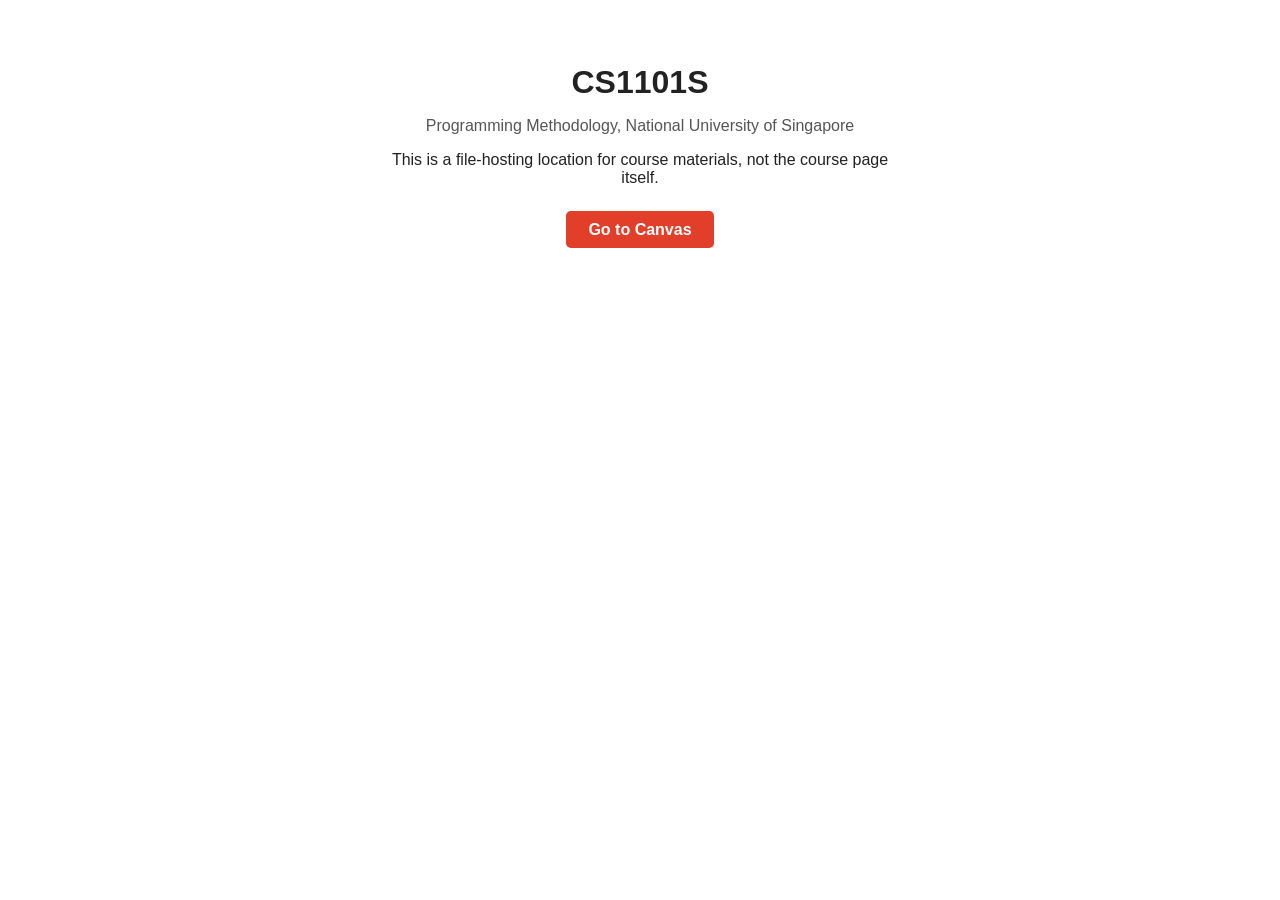
<file: index.html>
<!doctype html>
<html lang="en">
<head>
<meta charset="utf-8">
<meta name="viewport" content="width=device-width, initial-scale=1">
<title>CS1101S</title>
</head>
<body style="font-family:-apple-system,BlinkMacSystemFont,'Segoe UI',Helvetica,Arial,sans-serif;max-width:32rem;margin:4rem auto;padding:0 1.5rem;text-align:center;color:#222222;">
<h1 style="margin-bottom:0.3rem;">CS1101S</h1>
<p style="color:#555555;">Programming Methodology, National University of Singapore</p>
<p>This is a file-hosting location for course materials, not the course page itself.</p>
<p><a href="https://canvas.nus.edu.sg/courses/93670" style="display:inline-block;margin-top:0.5rem;padding:0.6rem 1.4rem;background:#e13f2a;color:#ffffff;text-decoration:none;border-radius:0.3rem;font-weight:bold;white-space:nowrap;">Go to Canvas</a></p>
</body>
</html>
</file>
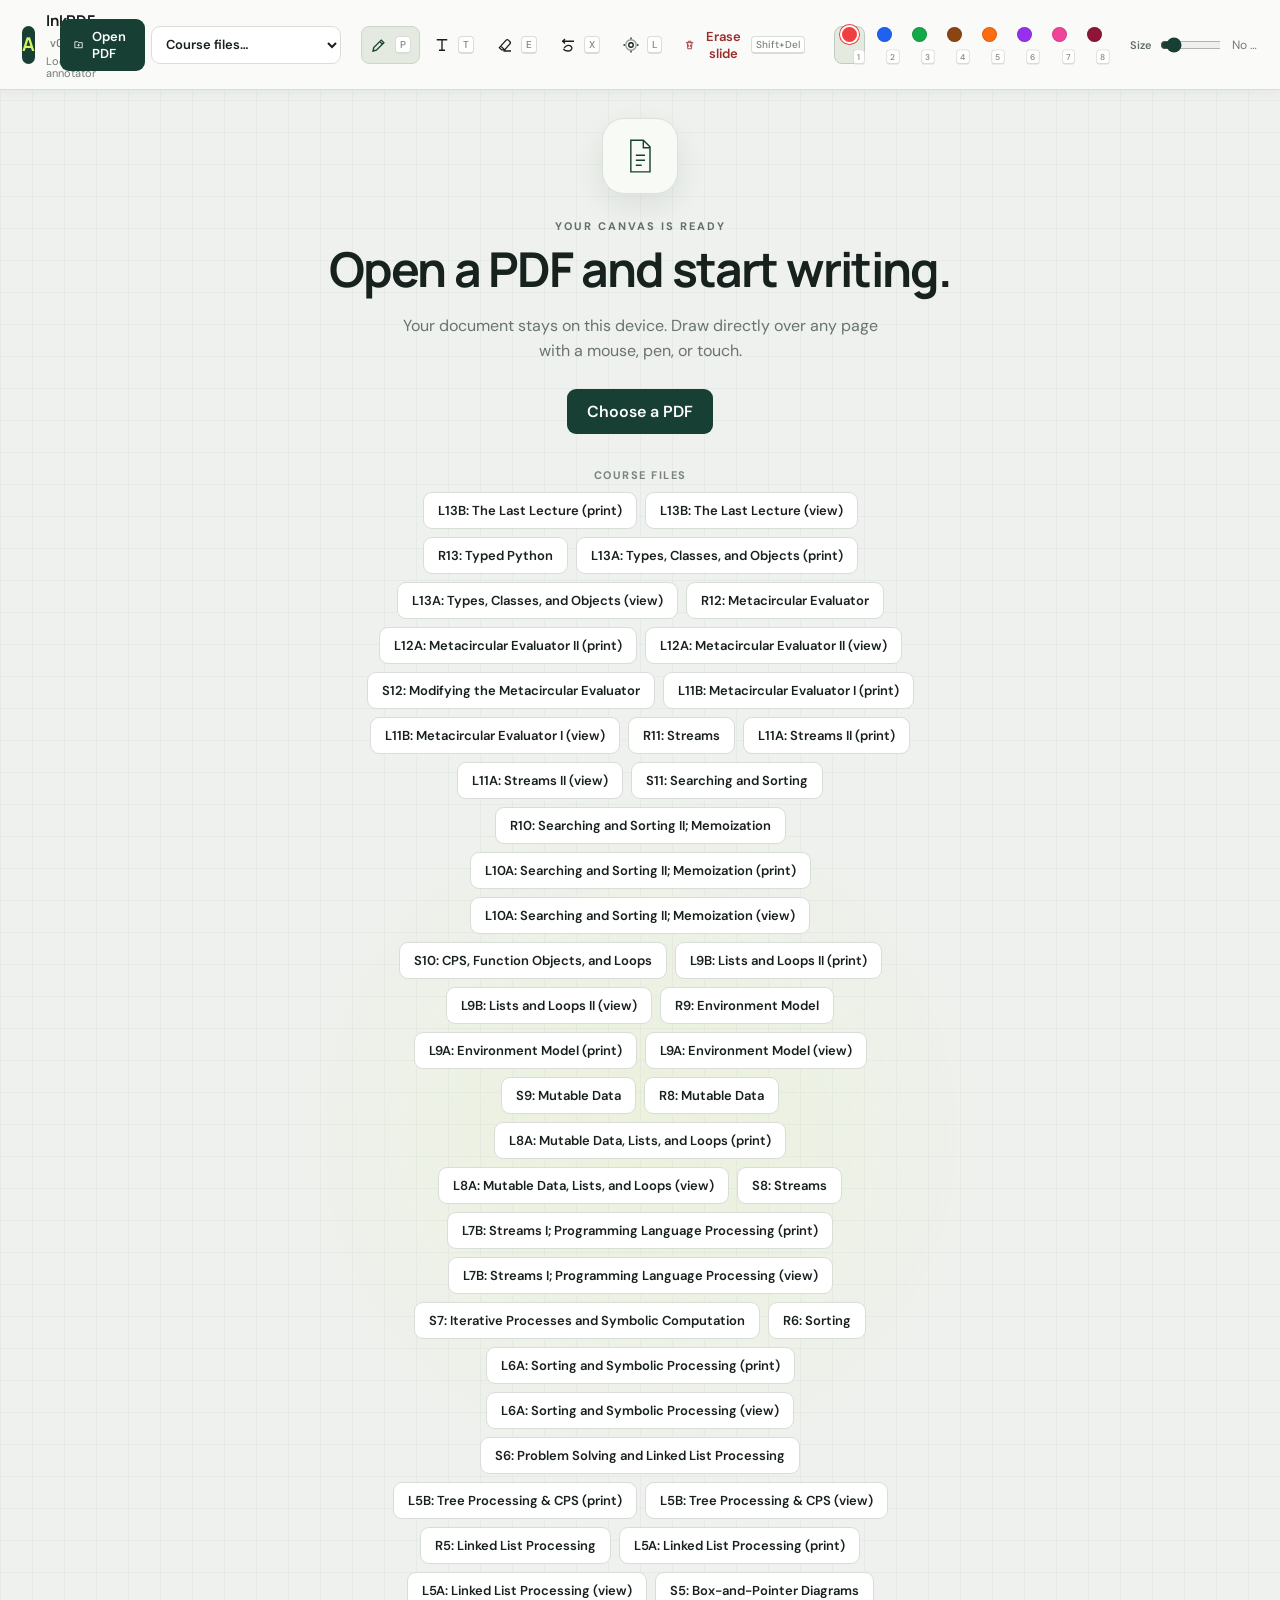
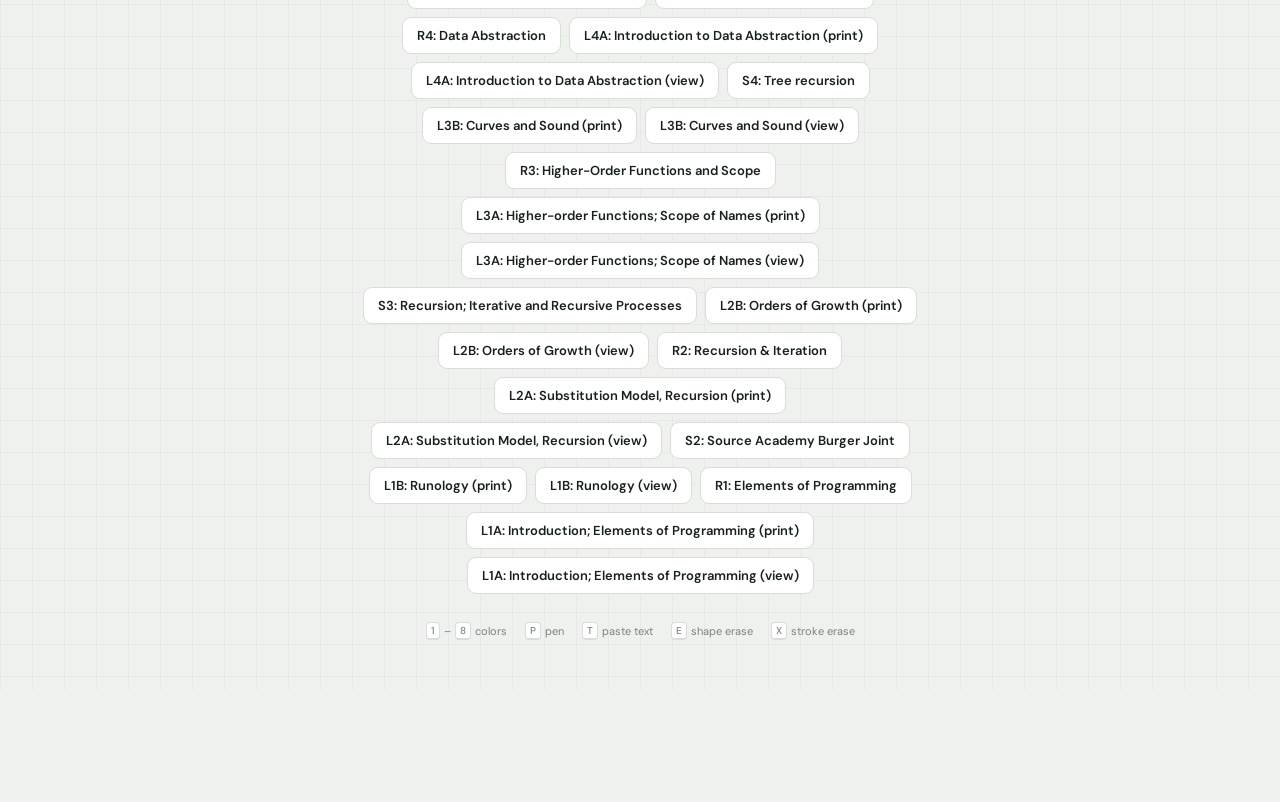
<file: present/index.html>
<!doctype html>
<html lang="en">
  <head>
    <meta charset="UTF-8" />
    <meta name="viewport" content="width=device-width, initial-scale=1.0" />
    <meta name="theme-color" content="#183f34" />
    <title>InkPDF — Local PDF annotator</title>
    <script type="module" crossorigin src="./assets/index-CUQxSQoA.js"></script>
    <link rel="stylesheet" crossorigin href="./assets/index-bCs-BP95.css">
  <meta name="inkpdf-library" content="../pdfs/index.json" />
</head>
  <body>
    <div id="app"></div>
  </body>
</html>
</file>
<file: present/assets/index-bCs-BP95.css>
@import "https://fonts.googleapis.com/css2?family=DM+Sans:wght@400;500;600;700&family=Manrope:wght@600;700&display=swap";:root{color:#18201d;font-synthesis:none;text-rendering:optimizelegibility;background:#eef1ed;font-family:DM Sans,system-ui,sans-serif}*{box-sizing:border-box}body{min-width:320px;min-height:100vh;margin:0}button,label{font:inherit}button{color:inherit}.hidden{display:none!important}.toolbar{z-index:20;-webkit-backdrop-filter:blur(14px);backdrop-filter:blur(14px);background:#fafbf8f5;border-bottom:1px solid #d9ddd7;grid-template-columns:minmax(0,1fr) fit-content(calc(100vw - 120px)) minmax(0,1fr);align-items:center;column-gap:12px;min-height:68px;padding:10px 22px;display:grid;position:fixed;inset:0 0 auto;box-shadow:0 2px 12px #1f2a250d}.brand{align-items:center;gap:11px;min-width:0;display:flex}.brand-mark{color:#d7f366;background:#183f34;border-radius:10px;place-items:center;width:38px;height:38px;font:700 19px/1 Manrope,sans-serif;display:grid}.brand div{line-height:1.1;display:grid}.brand strong{letter-spacing:-.2px;font:700 15px Manrope,sans-serif}.brand span:last-child{color:#737c77;margin-top:3px;font-size:11px}.version-badge{letter-spacing:0;color:#737c77;vertical-align:middle;margin-left:4px;font:600 10px/1 Manrope,sans-serif}.toolbar-actions{scrollbar-width:none;justify-content:safe center;align-items:center;gap:6px;min-width:0;display:flex;overflow-x:auto}.toolbar-actions::-webkit-scrollbar{display:none}#file-input{opacity:0;pointer-events:none;width:1px;height:1px;position:absolute}.open-button,.primary-button{cursor:pointer;color:#fff;background:#183f34;border-radius:9px;align-items:center;gap:8px;font-weight:600;display:inline-flex}.open-button{padding:9px 13px;font-size:13px}.open-button:hover,.primary-button:hover{background:#245749}.open-button svg{fill:none;stroke:currentColor;stroke-width:1.8px;width:17px;height:17px}.library-select{color:#18201d;height:38px;font:inherit;cursor:pointer;background:#fff;border:1px solid #d9ddd7;border-radius:9px;max-width:190px;padding:0 10px;font-size:13px;font-weight:600}.library-select:hover{border-color:#b7c2bb}.divider{background:#d9ddd7;width:1px;height:28px;margin:0 4px}.tool-group,.color-group{align-items:center;gap:4px;display:flex}.tool,.color{cursor:pointer;background:0 0;border:1px solid #0000;border-radius:8px;height:38px;transition:all .15s}.tool{align-items:center;gap:7px;padding:0 10px;font-size:13px;font-weight:600;display:flex}.tool-group .tool{padding-inline:8px}.tool svg{fill:none;stroke:currentColor;stroke-width:1.8px;width:18px;height:18px}.tool:hover,.color:hover{background:#edf0ec}.tool.active{color:#183f34;background:#e4eadf;border-color:#ccd6c9}.danger-tool{color:#9b2c2c}.danger-tool:hover{color:#7f1d1d;background:#feecec;border-color:#f5caca}kbd{color:#7d8580;background:#fff;border:1px solid #d9ddd7;border-bottom-width:2px;border-radius:4px;padding:1px 4px;font:500 10px DM Sans,sans-serif}.color{flex:0 0 31px;width:31px;padding:0;position:relative}.color input{opacity:0;cursor:pointer;width:100%;height:100%;position:absolute;inset:0}.color span{background:var(--swatch);border-radius:50%;width:15px;height:15px;margin:0 auto;display:block;box-shadow:inset 0 0 0 1px #0000001f}.color kbd{position:absolute;bottom:-3px;right:-2px;transform:scale(.84)}.color.active{background:#e4eadf;border-color:#bfcbbd}.color.active span{box-shadow:0 0 0 3px var(--swatch);outline:2px solid #fff}.thickness-control{color:#626d67;white-space:nowrap;align-items:center;gap:6px;font-size:11px;font-weight:600;display:flex}.thickness-control input{accent-color:#183f34;cursor:pointer;width:72px}.thickness-control output{text-align:center;color:#183f34;background:#edf0ec;border-radius:5px;min-width:24px;padding:2px 5px}.presenter-toggle{color:#4e5953;white-space:nowrap;cursor:pointer;align-items:center;gap:6px;padding:0 4px;font-size:12px;font-weight:600;display:inline-flex}.presenter-toggle input{accent-color:#183f34;cursor:pointer;width:16px;height:16px}.file-status{color:#737c77;text-align:right;text-overflow:ellipsis;white-space:nowrap;min-width:0;font-size:12px;overflow:hidden}#viewer{min-height:100vh;padding-top:68px}.empty-state{text-align:center;background:radial-gradient(circle at 50% 48%,#d7f36621,#0000 26%),linear-gradient(#183f3409 1px,#0000 1px) 0 0/32px 32px,linear-gradient(90deg,#183f3409 1px,#0000 1px) 0 0/32px 32px;flex-direction:column;justify-content:center;align-items:center;min-height:calc(100vh - 68px);padding:50px 24px;display:flex}.empty-icon{background:#f8faf5;border:1px solid #dce2d9;border-radius:22px;place-items:center;width:76px;height:76px;display:grid;box-shadow:0 12px 30px #1f2a2514}.empty-icon svg{fill:none;stroke:#183f34;stroke-width:1.7px;width:40px;height:40px}.eyebrow{text-transform:uppercase;letter-spacing:2px;color:#617068;margin:25px 0 10px;font-size:11px;font-weight:700}h1{letter-spacing:-1.8px;color:#17211d;margin:0;font:700 clamp(30px,4vw,48px)/1.08 Manrope,sans-serif}.empty-copy{color:#69746e;max-width:490px;margin:18px 0 25px;line-height:1.6}.primary-button{padding:12px 20px}.shortcut-hint{color:#7a837e;gap:18px;margin-top:28px;font-size:11px;display:flex}.shortcut-hint span{align-items:center;gap:4px;display:flex}.library-panel{width:100%;max-width:560px;margin-top:34px}.library-heading{text-transform:uppercase;letter-spacing:1.5px;color:#7a837e;margin:0 0 10px;font-size:11px;font-weight:700}.library-list{flex-wrap:wrap;justify-content:center;gap:8px;display:flex}.library-item{color:#18201d;cursor:pointer;background:#fff;border:1px solid #d9ddd7;border-radius:9px;padding:9px 14px;font-size:13px;font-weight:600;transition:all .15s}.library-item:hover{background:#f4f6f2;border-color:#b7c2bb}.pages{flex-direction:column;align-items:center;gap:24px;padding:32px 20px 80px;display:flex}.page-stage{display:contents}.page-wrap{background:#fff;flex:none;position:relative;box-shadow:0 4px 15px #151e1a1f,0 20px 45px #151e1a14}.pdf-canvas,.ink-canvas{width:100%;height:100%;display:block;position:absolute;inset:0}.ink-canvas{z-index:2;touch-action:none;cursor:crosshair}.ink-canvas.pen-cursor-active{cursor:none}.pages[data-tool^=eraser] .ink-canvas{cursor:cell}.pages[data-tool=text] .ink-canvas{cursor:text}.pages[data-tool=laser] .ink-canvas{cursor:none}.laser-pointer{z-index:60;pointer-events:none;opacity:0;background:#ef4444;border:3px solid #ffffffe6;border-radius:50%;width:20px;height:20px;transition:opacity 80ms;position:fixed;top:-10px;left:-10px;box-shadow:0 0 8px 3px #ef4444bf,0 0 22px 8px #ef444461}.laser-pointer.visible{opacity:1}.pen-cursor{--pen-color:#f03f3f;--pen-size:3px;z-index:61;width:30px;height:30px;color:var(--pen-color);pointer-events:none;opacity:0;filter:drop-shadow(0 0 1px #fff)drop-shadow(0 0 1px #000);position:fixed;top:0;left:0}.pen-cursor:before,.pen-cursor:after{content:"";background:currentColor;position:absolute;top:50%;left:50%;transform:translate(-50%,-50%)}.pen-cursor:before{width:26px;height:1px}.pen-cursor:after{width:1px;height:26px}.pen-cursor span{width:max(2px, var(--pen-size));height:max(2px, var(--pen-size));background:currentColor;border-radius:50%;position:absolute;top:50%;left:50%;transform:translate(-50%,-50%)}.pen-cursor.visible{opacity:1}.links-layer{z-index:3;pointer-events:none;position:absolute;inset:0}.links-layer a{pointer-events:auto;cursor:pointer;border-radius:3px;display:block;position:absolute}.links-layer a:hover,.links-layer a:focus-visible{outline-offset:1px;background:#2563eb14;outline:2px solid #2563eb8c}.paste-hint,.presenter-hint{z-index:30;color:#fff;white-space:nowrap;pointer-events:none;background:#121a17eb;border-radius:9px;padding:10px 14px;font-size:13px;position:fixed;bottom:24px;left:50%;transform:translate(-50%);box-shadow:0 8px 30px #0003}.paste-hint kbd{margin:0 2px}.presenter-hint{background:#183f34f5;bottom:24px}.start-presenter{z-index:40;color:#fff;cursor:pointer;background:#183f34;border:2px solid #d7f366;border-radius:12px;padding:18px 28px;font-size:18px;font-weight:700;position:fixed;top:50%;left:50%;transform:translate(-50%,-50%);box-shadow:0 14px 45px #00000061}.start-presenter:hover{background:#225b4b}.fullscreen-resume{z-index:50;-webkit-backdrop-filter:blur(3px);backdrop-filter:blur(3px);cursor:pointer;background:#080c0ab8;justify-content:center;align-items:center;display:flex;position:fixed;inset:0}.fullscreen-resume-card{color:#fff;text-align:center;cursor:default;background:#183f34;border:2px solid #d7f366;border-radius:16px;justify-items:center;gap:6px;max-width:320px;padding:28px 34px;display:grid;box-shadow:0 20px 60px #00000073}.fullscreen-resume-card p{letter-spacing:-.2px;margin:0;font:700 19px Manrope,sans-serif}.fullscreen-resume-card span{color:#b9c9c1;font-size:13px}.fullscreen-resume-card button{color:#183f34;cursor:pointer;background:#d7f366;border:none;border-radius:10px;align-items:center;gap:8px;margin-top:10px;padding:12px 22px;font:700 15px inherit;display:inline-flex}.fullscreen-resume-card button:hover{background:#eaff9c}.fullscreen-resume-card kbd{color:#183f34;background:#183f3426;border-color:#183f344d}.loading{color:#66716b;justify-content:center;align-items:center;gap:10px;padding-top:120px;display:flex}.loading span{border:2px solid #c8d0ca;border-top-color:#183f34;border-radius:50%;width:17px;height:17px;animation:.7s linear infinite spin}.error{color:#a12424;background:#fff0f0;border:1px solid #f0caca;border-radius:10px;padding:18px 22px}@keyframes spin{to{transform:rotate(360deg)}}#viewer:fullscreen{background:#000;height:100vh;padding:0;overflow:hidden}:is(#viewer:fullscreen .empty-state,#viewer:fullscreen .loading){color:#fff;background-color:#000}#viewer:fullscreen .pages{scroll-snap-type:y mandatory;overscroll-behavior-y:contain;background:#000;gap:0;width:100%;height:100vh;padding:0;overflow-y:auto;scroll-behavior:auto!important}#viewer:fullscreen .page-stage{scroll-snap-align:start;scroll-snap-stop:always;place-items:center;width:100%;min-height:100vh;display:grid}#viewer:fullscreen .page-wrap{aspect-ratio:var(--page-aspect);box-shadow:none;width:min(96vw, calc(96vh * var(--page-ratio)))!important;height:auto!important}@media (width<=850px){.toolbar{grid-template-columns:auto 1fr;padding:9px 12px}.brand div,.file-status,.tool kbd{display:none}.toolbar-actions{justify-content:flex-end}.tool{padding:0 9px;font-size:0}.tool svg{width:19px;height:19px}.divider{margin:0 1px}.library-select{max-width:120px}}@media (width<=560px){.toolbar{align-items:start}.brand-mark{width:34px;height:34px}.open-button{padding:8px;font-size:0}.open-button svg{width:18px;height:18px}.color{width:27px}.thickness-control>span{display:none}.thickness-control input{width:56px}.pages{padding-inline:10px}}
</file>
